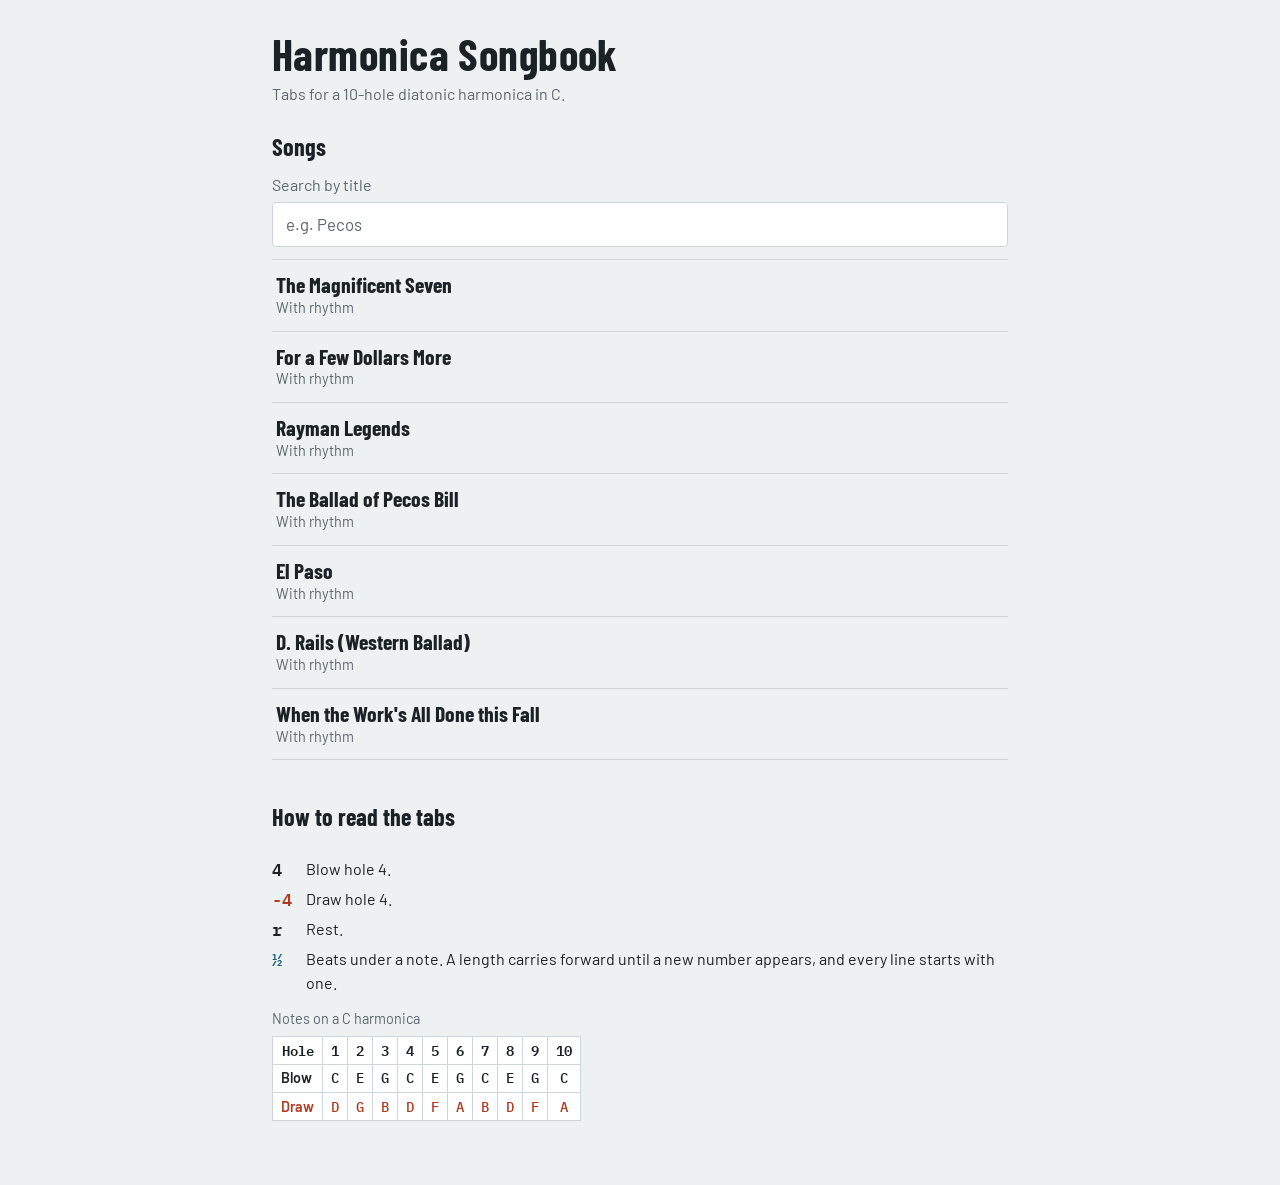
<file: index.html>
<!doctype html>
<html lang="en">
<head>
<meta charset="utf-8">
<meta name="viewport" content="width=device-width, initial-scale=1, viewport-fit=cover">
<title>Harmonica Songbook</title>
<link rel="preconnect" href="https://fonts.googleapis.com">
<link rel="stylesheet" href="https://fonts.googleapis.com/css2?family=Barlow+Condensed:wght@600;700&family=Barlow:wght@400;500;600&family=IBM+Plex+Mono:wght@500;600&display=swap">
<link rel="stylesheet" href="style.css">
</head>
<body>
<header class="top">
  <div class="wrap">
    <h1>Harmonica Songbook</h1>
    <p class="sub">Tabs for a 10-hole diatonic harmonica in C.</p>
  </div>
</header>

<main class="wrap">
  <section aria-labelledby="songs-heading">
    <h2 class="section" id="songs-heading">Songs</h2>
    <label for="q" class="sub" style="display: block; margin: 0 0 0.35rem;">Search by title</label>
    <input id="q" class="search" type="search" placeholder="e.g. Pecos" autocomplete="off">
    <ul class="song-list" id="list"></ul>
    <p class="empty" id="empty" hidden>No songs match.</p>
  </section>

  <section class="key" id="key" aria-labelledby="key-heading">
    <h2 class="section" id="key-heading">How to read the tabs</h2>
    <dl>
      <dt>4</dt><dd>Blow hole 4.</dd>
      <dt style="color: var(--draw)">-4</dt><dd>Draw hole 4.</dd>
      <dt>r</dt><dd>Rest.</dd>
      <dt style="color: var(--accent)">½</dt><dd>Beats under a note. A length carries forward until a new number appears, and every line starts with one.</dd>
    </dl>
    <div class="chart-box">
      <table class="holes">
        <caption>Notes on a C harmonica</caption>
        <thead>
          <tr><th scope="col">Hole</th><th scope="col">1</th><th scope="col">2</th><th scope="col">3</th><th scope="col">4</th><th scope="col">5</th><th scope="col">6</th><th scope="col">7</th><th scope="col">8</th><th scope="col">9</th><th scope="col">10</th></tr>
        </thead>
        <tbody>
          <tr><th scope="row">Blow</th><td>C</td><td>E</td><td>G</td><td>C</td><td>E</td><td>G</td><td>C</td><td>E</td><td>G</td><td>C</td></tr>
          <tr class="draw-row"><th scope="row">Draw</th><td>D</td><td>G</td><td>B</td><td>D</td><td>F</td><td>A</td><td>B</td><td>D</td><td>F</td><td>A</td></tr>
        </tbody>
      </table>
    </div>
  </section>
</main>

<script src="songs.js"></script>
<script>
const list = document.getElementById("list");
const empty = document.getElementById("empty");
const q = document.getElementById("q");

const normalize = (s) => s.toLowerCase().normalize("NFD").replace(/[^a-z0-9 ]/g, "");

const items = SONGS.map((song) => {
  const li = document.createElement("li");
  const a = document.createElement("a");
  a.href = "song.html?id=" + song.id;
  const name = document.createElement("span");
  name.className = "song-name";
  name.textContent = song.title;
  const info = document.createElement("span");
  info.className = "song-info";
  info.textContent = song.rhythm ? "With rhythm" : "Notes only";
  a.append(name, info);
  li.append(a);
  list.append(li);
  return { li, a, text: normalize(song.title + " " + (song.short || "")) };
});

function filter() {
  const words = normalize(q.value).split(" ").filter(Boolean);
  let shown = 0;
  for (const item of items) {
    const match = words.every((w) => item.text.includes(w));
    item.li.hidden = !match;
    if (match) shown++;
  }
  empty.hidden = shown > 0;
}

q.addEventListener("input", filter);
q.addEventListener("keydown", (e) => {
  if (e.key !== "Enter") return;
  const first = items.find((item) => !item.li.hidden);
  if (first) location.href = first.a.href;
});
filter();
</script>
</body>
</html>
</file>
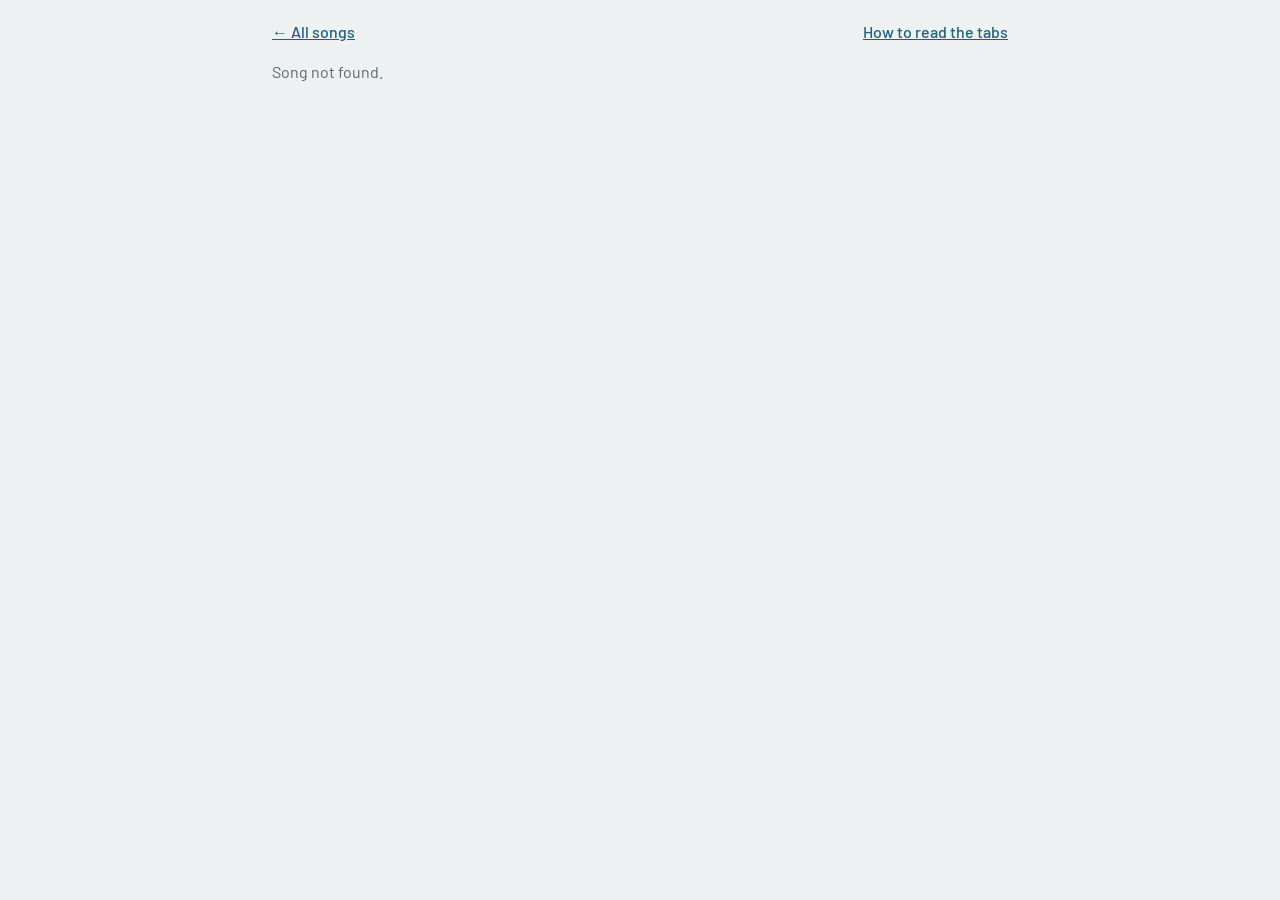
<file: song.html>
<!doctype html>
<html lang="en">
<head>
<meta charset="utf-8">
<meta name="viewport" content="width=device-width, initial-scale=1, viewport-fit=cover">
<title>Harmonica Songbook</title>
<link rel="preconnect" href="https://fonts.googleapis.com">
<link rel="stylesheet" href="https://fonts.googleapis.com/css2?family=Barlow+Condensed:wght@600;700&family=Barlow:wght@400;500;600&family=IBM+Plex+Mono:wght@500;600&display=swap">
<link rel="stylesheet" href="style.css">
</head>
<body>
<nav class="wrap crumbs" aria-label="Songbook">
  <a href="./">← All songs</a>
  <a href="./#key">How to read the tabs</a>
</nav>

<main class="wrap" id="main"></main>

<script src="songs.js"></script>
<script src="player.js"></script>
<script src="render.js"></script>
<script>
const main = document.getElementById("main");
const id = new URLSearchParams(location.search).get("id");
const index = SONGS.findIndex((song) => song.id === id);

function pagerLink(song, className, label) {
  const a = el("a", className);
  a.href = "song.html?id=" + song.id;
  a.append(el("small", "", label), el("span", "", song.short || song.title));
  return a;
}

if (index === -1) {
  main.append(el("p", "meta", "Song not found."));
} else {
  const song = SONGS[index];
  document.title = song.title + " · Harmonica Songbook";
  main.append(renderSong(song));
  const pager = el("nav", "pager");
  pager.setAttribute("aria-label", "Other songs");
  if (index > 0) pager.append(pagerLink(SONGS[index - 1], "prev", "Previous"));
  if (index < SONGS.length - 1) pager.append(pagerLink(SONGS[index + 1], "next", "Next"));
  main.append(pager);
}
</script>
</body>
</html>
</file>
<file: style.css>
:root {
  --bg: #eef1f2;
  --surface: #ffffff;
  --fg: #1b2226;
  --muted: #5a666d;
  --line: #cfd6d9;
  --draw: #b23a1e;
  --accent: #1f5f7a;
  --on-accent: #ffffff;
  --display: "Barlow Condensed", "Arial Narrow", sans-serif;
  --body: "Barlow", "Helvetica Neue", Arial, sans-serif;
  --tab: "IBM Plex Mono", ui-monospace, Menlo, Consolas, monospace;
}
@media (prefers-color-scheme: dark) {
  :root:not([data-theme="light"]) {
    --bg: #14191c;
    --surface: #1d2428;
    --fg: #e9eef0;
    --muted: #9aa7ae;
    --line: #344047;
    --draw: #ff8f6b;
    --accent: #7cc3df;
    --on-accent: #10242d;
    color-scheme: dark;
  }
}
:root[data-theme="dark"] {
  --bg: #14191c;
  --surface: #1d2428;
  --fg: #e9eef0;
  --muted: #9aa7ae;
  --line: #344047;
  --draw: #ff8f6b;
  --accent: #7cc3df;
  --on-accent: #10242d;
  color-scheme: dark;
}

html { scroll-behavior: smooth; }
@media (prefers-reduced-motion: reduce) { html { scroll-behavior: auto; } }
body {
  background: var(--bg);
  color: var(--fg);
  font: 400 1rem/1.5 var(--body);
}
body { margin: 0; }

.wrap {
  max-width: 46rem;
  margin-inline: auto;
  padding-left: max(16px, env(safe-area-inset-left, 0px));
  padding-right: max(16px, env(safe-area-inset-right, 0px));
}

header.top { padding-block: 2rem 1.25rem; }
h1 {
  margin: 0;
  font: 700 2.75rem/1 var(--display);
  letter-spacing: 0.01em;
  text-wrap: balance;
}
.sub { margin: 0.4rem 0 0; color: var(--muted); }

a { color: var(--accent); }
a:focus-visible, button:focus-visible, input:focus-visible {
  outline: 2px solid var(--accent);
  outline-offset: 2px;
}

main { display: grid; gap: 2.75rem; padding-block: 0.5rem 4rem; }
h2.section {
  margin: 0 0 0.75rem;
  font: 700 1.5rem/1.1 var(--display);
}

.search {
  width: 100%;
  box-sizing: border-box;
  padding: 0.6rem 0.8rem;
  border: 1px solid var(--line);
  border-radius: 4px;
  background: var(--surface);
  color: var(--fg);
  font: 400 1.05rem/1.4 var(--body);
}
.search::placeholder { color: var(--muted); }

ul.song-list {
  margin: 0.75rem 0 0;
  padding: 0;
  list-style: none;
  border-top: 1px solid var(--line);
}
ul.song-list li { border-bottom: 1px solid var(--line); }
ul.song-list a {
  display: block;
  padding: 0.75rem 0.25rem;
  color: var(--fg);
  text-decoration: none;
}
ul.song-list a:hover .song-name { color: var(--accent); text-decoration: underline; }
.song-name { display: block; font: 700 1.35rem/1.15 var(--display); }
.song-info { display: block; color: var(--muted); font-size: 0.9rem; }
.empty { color: var(--muted); }

.crumbs {
  display: flex;
  flex-wrap: wrap;
  justify-content: space-between;
  gap: 0.5rem 1rem;
  padding-block: 1.25rem 0.5rem;
  font-weight: 500;
}
.pager {
  display: flex;
  flex-wrap: wrap;
  justify-content: space-between;
  gap: 0.75rem 1rem;
  border-top: 1px solid var(--line);
  padding-top: 1rem;
}
.pager a { display: grid; text-decoration: none; }
.pager a:hover span:last-child { text-decoration: underline; }
.pager .next { text-align: right; margin-left: auto; }
.pager small { color: var(--muted); font-size: 0.8rem; text-transform: uppercase; letter-spacing: 0.07em; }

.key { display: grid; gap: 0.9rem; }
.key dl {
  display: grid;
  grid-template-columns: auto 1fr;
  gap: 0.3rem 0.9rem;
  margin: 0;
}
.key dt { font: 600 1.05rem/1.5 var(--tab); }
.key dd { margin: 0; }

.chart-box { overflow-x: auto; }
table.holes {
  border-collapse: collapse;
  font: 500 0.9rem/1 var(--tab);
  font-variant-numeric: tabular-nums;
}
table.holes caption {
  caption-side: top;
  text-align: left;
  padding-bottom: 0.4rem;
  color: var(--muted);
  font: 400 0.9rem/1.4 var(--body);
}
table.holes th, table.holes td {
  padding: 0.4rem 0.5rem;
  text-align: center;
  border: 1px solid var(--line);
  background: var(--surface);
}
table.holes th { font-weight: 600; }
table.holes th[scope="row"] { font-family: var(--body); text-align: left; }
table.holes .draw-row, table.holes .draw-row th { color: var(--draw); }

section.song { display: grid; gap: 1rem; }
.song-head {
  display: flex;
  flex-wrap: wrap;
  align-items: center;
  justify-content: space-between;
  gap: 0.5rem 1rem;
  border-bottom: 2px solid var(--fg);
  padding-bottom: 0.4rem;
}
.song-head h1 {
  min-width: 0;
  font-size: 2.4rem;
  line-height: 1.05;
  text-wrap: balance;
}
.meta { margin: 0; color: var(--muted); max-width: 65ch; }

.view { display: inline-flex; border: 1px solid var(--line); border-radius: 4px; overflow: hidden; }
.view button {
  border: 0;
  padding: 0.3rem 0.65rem;
  background: var(--surface);
  color: var(--fg);
  font: 500 0.875rem/1.3 var(--body);
  cursor: pointer;
}
.view button + button { border-left: 1px solid var(--line); }
.view button[aria-pressed="true"] { background: var(--accent); color: var(--on-accent); }

.part { display: grid; gap: 0.7rem; }
h3 {
  margin: 0;
  font: 600 0.8rem/1.3 var(--body);
  letter-spacing: 0.07em;
  text-transform: uppercase;
  color: var(--muted);
}
.ref { margin: 0; font-weight: 500; }

.line {
  display: flex;
  flex-wrap: wrap;
  gap: 0.45rem 0.9rem;
}
.cell { display: grid; gap: 0.05rem; min-width: 1.1rem; }
.note {
  font: 600 1.4rem/1.2 var(--tab);
  font-variant-numeric: tabular-nums;
}
.note.is-draw { color: var(--draw); }
.note.is-rest { color: var(--muted); font-weight: 500; }
.len {
  min-height: 1.2em;
  font: 500 0.95rem/1.2 var(--tab);
  color: var(--accent);
}
.lines { display: grid; gap: 0.95rem; }
.plain .lines { gap: 0.45rem; }

[hidden] { display: none !important; }

.player {
  display: flex;
  flex-wrap: wrap;
  align-items: center;
  gap: 0.6rem 1.1rem;
  padding: 0.7rem 0.8rem;
  background: var(--surface);
  border: 1px solid var(--line);
  border-radius: 4px;
}
.play-btn {
  min-width: 6rem;
  padding: 0.5rem 0.9rem;
  border: 0;
  border-radius: 4px;
  background: var(--accent);
  color: var(--on-accent);
  font: 600 1rem/1.2 var(--body);
  cursor: pointer;
}
.tempo {
  display: flex;
  align-items: center;
  gap: 0.5rem;
  flex: 1 1 14rem;
  font-weight: 500;
}
.tempo input { flex: 1; min-width: 6rem; accent-color: var(--accent); }
.tempo-text { min-width: 7.5rem; color: var(--muted); font: 500 0.9rem/1.2 var(--tab); }
.opt { display: inline-flex; align-items: center; gap: 0.3rem; font-weight: 500; cursor: pointer; }
.opt input { accent-color: var(--accent); width: 1.05rem; height: 1.05rem; margin: 0; }
.player .hint { flex-basis: 100%; margin: 0; color: var(--muted); font-size: 0.85rem; }

.cell[data-beats] { cursor: pointer; }
.cell.playing .note {
  background: var(--accent);
  color: var(--on-accent);
  border-radius: 3px;
  box-shadow: 0 0 0 0.2rem var(--accent);
}
</file>
